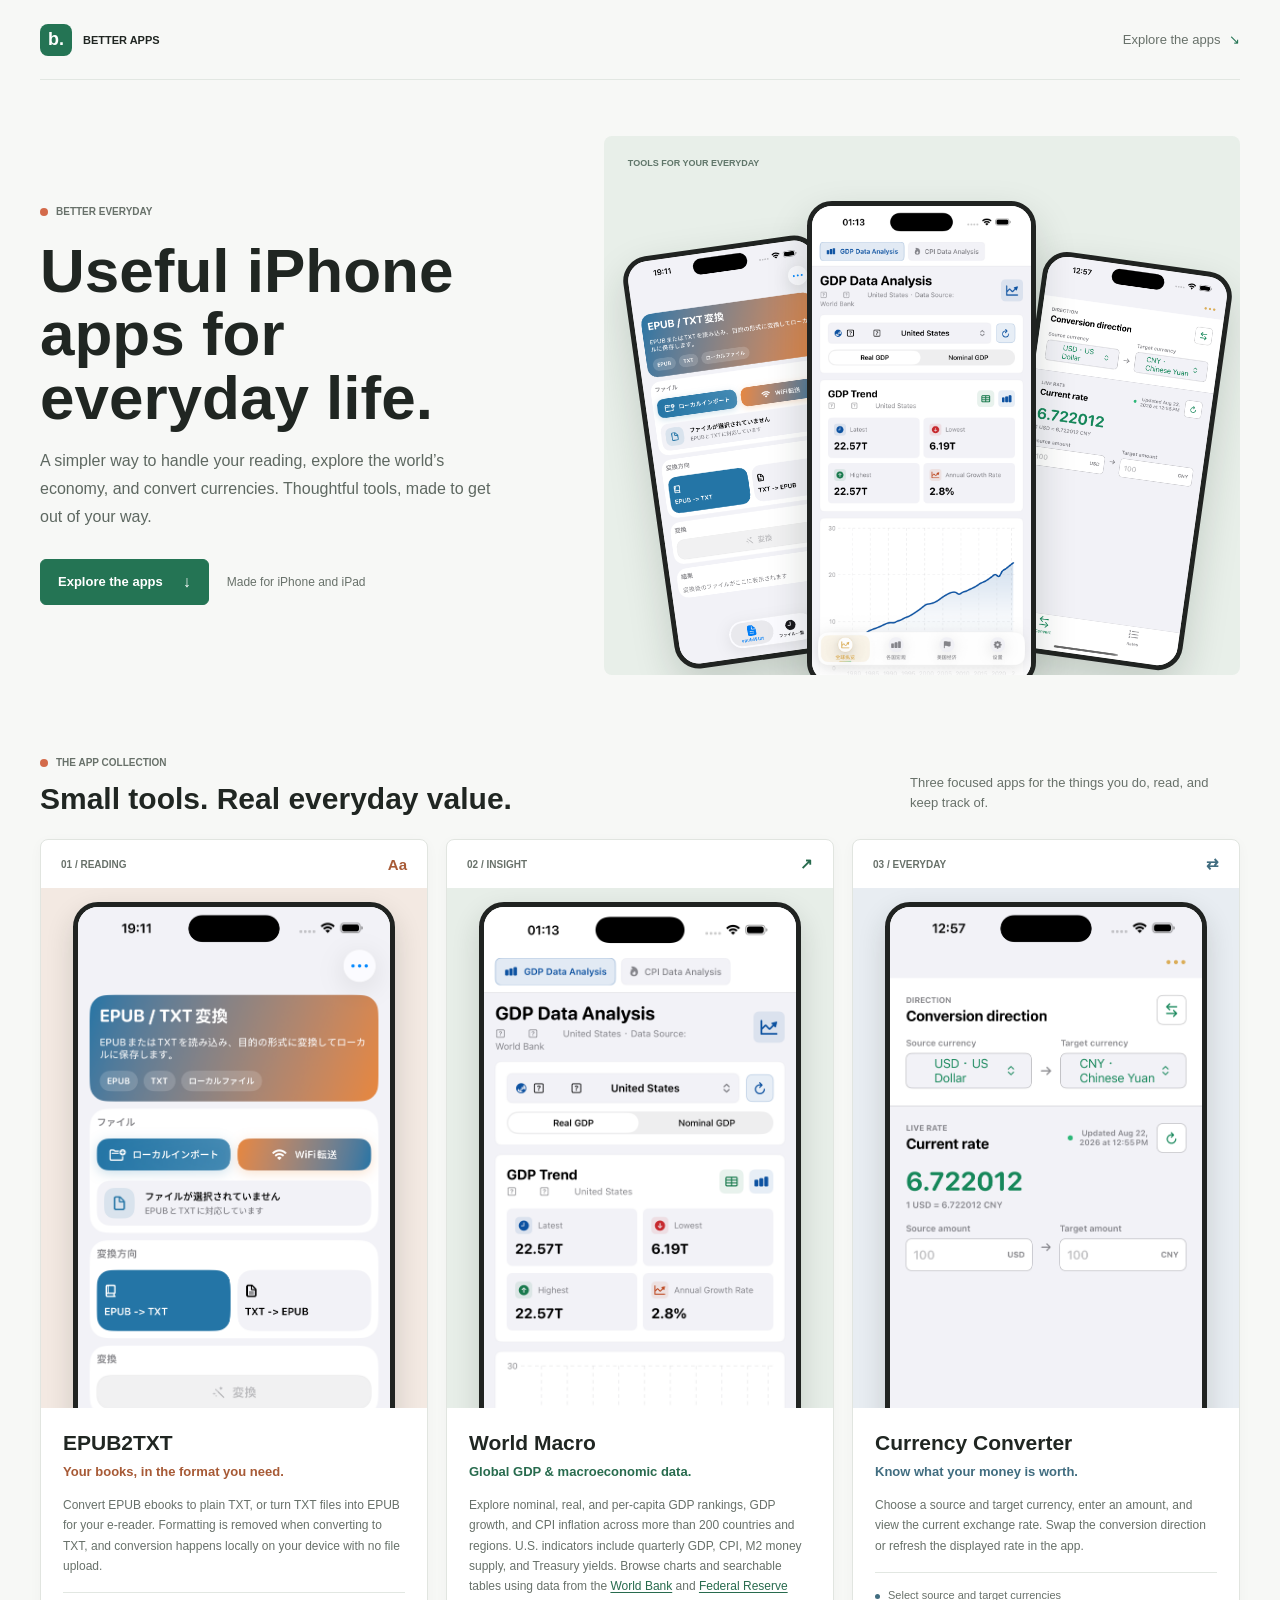
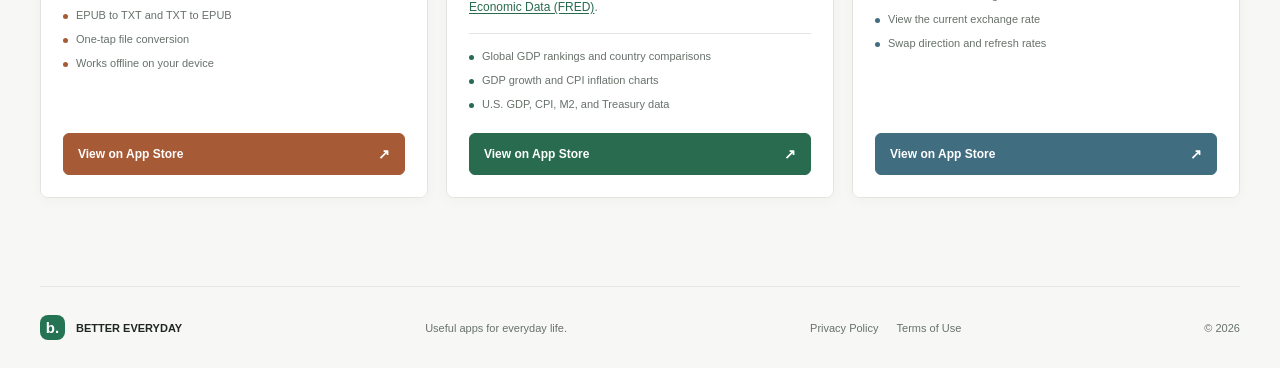
<file: index.html>
<!doctype html>
<html lang="en">
  <head>
    <meta charset="utf-8">
    <meta name="viewport" content="width=device-width, initial-scale=1">
    <meta name="theme-color" content="#f8f8f5">
    <meta
      name="description"
      content="Discover useful iPhone and iPad apps for EPUB to TXT conversion, global GDP and macroeconomic data, and currency exchange."
    >
    <meta property="og:type" content="website">
    <meta property="og:title" content="Useful iOS Apps for Everyday Life | Better Everyday">
    <meta
      property="og:description"
      content="Explore thoughtful apps for EPUB conversion, world macro data, and currency exchange."
    >
    <title>iOS Apps for Reading, GDP Data &amp; Currency | Better Everyday</title>
    <link rel="stylesheet" href="./styles.css">
    <script type="application/ld+json">
      {
        "@context": "https://schema.org",
        "@type": "ItemList",
        "name": "Apps by Better Everyday",
        "itemListElement": [
          {
            "@type": "ListItem",
            "position": 1,
            "item": {
              "@type": "MobileApplication",
              "name": "EPUB2TXT",
              "applicationCategory": "UtilitiesApplication",
              "operatingSystem": "iOS, iPadOS",
              "description": "Convert EPUB ebooks to plain TXT and TXT files to EPUB. Conversion happens locally on the device.",
              "installUrl": "https://apps.apple.com/us/app/epub转txt/id6768990174"
            }
          },
          {
            "@type": "ListItem",
            "position": 2,
            "item": {
              "@type": "MobileApplication",
              "name": "World Macro",
              "applicationCategory": "BusinessApplication",
              "operatingSystem": "iOS, iPadOS",
              "description": "Explore GDP rankings, country macroeconomic data, CPI inflation, and U.S. economic indicators with charts and tables.",
              "installUrl": "https://apps.apple.com/us/app/world-macro/id6758046291"
            }
          },
          {
            "@type": "ListItem",
            "position": 3,
            "item": {
              "@type": "MobileApplication",
              "name": "Currency Converter",
              "applicationCategory": "FinanceApplication",
              "operatingSystem": "iOS, iPadOS",
              "description": "Choose source and target currencies, convert an amount, view the current rate, and refresh it in the app.",
              "installUrl": "https://apps.apple.com/us/app/currency-converter-forex-tool/id6804119586"
            }
          }
        ]
      }
    </script>
  </head>
  <body>
    <header class="site-header">
      <a class="wordmark" href="#" aria-label="Better Everyday home">
        <span class="wordmark-mark" aria-hidden="true">b.</span>
        <span>BETTER APPS</span>
      </a>
      <a class="header-link" href="#apps">Explore the apps <span aria-hidden="true">↘</span></a>
    </header>

    <main>
      <section class="intro" aria-labelledby="intro-title">
        <div class="intro-copy-block">
          <p class="eyebrow"><span class="eyebrow-dot"></span> BETTER EVERYDAY</p>
          <h1 id="intro-title">Useful iPhone apps for everyday life.</h1>
          <p class="intro-copy">
            A simpler way to handle your reading, explore the world’s economy, and convert
            currencies. Thoughtful tools, made to get out of your way.
          </p>
          <div class="intro-actions">
            <a class="intro-button" href="#apps">Explore the apps <span aria-hidden="true">↓</span></a>
            <span class="intro-note">Made for iPhone and iPad</span>
          </div>
        </div>
        <div class="hero-gallery" aria-label="Screenshots of Better Everyday apps">
          <span class="gallery-caption">TOOLS FOR YOUR EVERYDAY</span>
          <div class="hero-device hero-device-left">
            <img src="./img/epub2txt.png" alt="EPUB2TXT converts ebook files on device">
          </div>
          <div class="hero-device hero-device-main">
            <img src="./img/gdp365.png" alt="World Macro GDP charts and country data" fetchpriority="high">
          </div>
          <div class="hero-device hero-device-right">
            <img src="./img/forex.png" alt="Currency Converter with exchange rates">
          </div>
        </div>
      </section>

      <section class="apps" id="apps" aria-label="Apps">
        <div class="apps-heading">
          <div>
            <p class="eyebrow"><span class="eyebrow-dot"></span> THE APP COLLECTION</p>
            <h2>Small tools. Real everyday value.</h2>
          </div>
          <p>Three focused apps for the things you do, read, and keep track of.</p>
        </div>
        <article class="app app-epub">
          <div class="app-topline">
            <span>01 / READING</span>
            <span class="app-symbol" aria-hidden="true">Aa</span>
          </div>
          <div class="app-visual">
            <img src="./img/epub2txt.png" alt="EPUB2TXT app interface showing file conversion options" loading="lazy">
          </div>
          <div class="app-info">
            <h2>EPUB2TXT</h2>
            <p class="app-tagline">Your books, in the format you need.</p>
            <p class="app-description">
              Convert EPUB ebooks to plain TXT, or turn TXT files into EPUB for your e-reader.
              Formatting is removed when converting to TXT, and conversion happens locally on your
              device with no file upload.
            </p>
            <ul class="app-features" aria-label="EPUB2TXT features">
              <li>EPUB to TXT and TXT to EPUB</li>
              <li>One-tap file conversion</li>
              <li>Works offline on your device</li>
            </ul>
            <a
              class="store-link"
              href="https://apps.apple.com/us/app/epub转txt/id6768990174"
              target="_blank"
              rel="noopener noreferrer"
              aria-label="View EPUB2TXT on the App Store"
            >View on App Store <span aria-hidden="true">↗</span></a>
          </div>
        </article>

        <article class="app app-gdp">
          <div class="app-topline">
            <span>02 / INSIGHT</span>
            <span class="app-symbol" aria-hidden="true">↗</span>
          </div>
          <div class="app-visual">
            <img src="./img/gdp365.png" alt="World Macro app interface with economic charts and indicators" loading="lazy">
          </div>
          <div class="app-info">
            <h2>World Macro</h2>
            <p class="app-tagline">Global GDP &amp; macroeconomic data.</p>
            <p class="app-description">
              Explore nominal, real, and per-capita GDP rankings, GDP growth, and CPI inflation
              across more than 200 countries and regions. U.S. indicators include quarterly GDP,
              CPI, M2 money supply, and Treasury yields. Browse charts and searchable tables using
              data from the
              <a href="https://data.worldbank.org/" target="_blank" rel="noopener noreferrer">World Bank</a>
              and
              <a href="https://fred.stlouisfed.org/" target="_blank" rel="noopener noreferrer">Federal Reserve Economic Data (FRED)</a>.
            </p>
            <ul class="app-features" aria-label="World Macro features">
              <li>Global GDP rankings and country comparisons</li>
              <li>GDP growth and CPI inflation charts</li>
              <li>U.S. GDP, CPI, M2, and Treasury data</li>
            </ul>
            <a
              class="store-link"
              href="https://apps.apple.com/us/app/world-macro/id6758046291"
              target="_blank"
              rel="noopener noreferrer"
              aria-label="View World Macro on the App Store"
            >View on App Store <span aria-hidden="true">↗</span></a>
          </div>
        </article>

        <article class="app app-currency">
          <div class="app-topline">
            <span>03 / EVERYDAY</span>
            <span class="app-symbol" aria-hidden="true">⇄</span>
          </div>
          <div class="app-visual">
            <img src="./img/forex.png" alt="Currency Converter app interface with live exchange rates" loading="lazy">
          </div>
          <div class="app-info">
            <h2>Currency Converter</h2>
            <p class="app-tagline">Know what your money is worth.</p>
            <p class="app-description">
              Choose a source and target currency, enter an amount, and view the current exchange
              rate. Swap the conversion direction or refresh the displayed rate in the app.
            </p>
            <ul class="app-features" aria-label="Currency Converter features">
              <li>Select source and target currencies</li>
              <li>View the current exchange rate</li>
              <li>Swap direction and refresh rates</li>
            </ul>
            <a
              class="store-link"
              href="https://apps.apple.com/us/app/currency-converter-forex-tool/id6804119586"
              target="_blank"
              rel="noopener noreferrer"
              aria-label="View Currency Converter on the App Store"
            >View on App Store <span aria-hidden="true">↗</span></a>
          </div>
        </article>
      </section>
    </main>

    <footer class="site-footer" id="about">
      <a class="wordmark footer-wordmark" href="#">
        <span class="wordmark-mark" aria-hidden="true">b.</span>
        <span>BETTER EVERYDAY</span>
      </a>
      <p>Useful apps for everyday life.</p>
      <nav class="footer-links" aria-label="Legal">
        <a href="./privacy.html">Privacy Policy</a>
        <a href="./terms.html">Terms of Use</a>
      </nav>
      <span class="footer-year">© 2026</span>
    </footer>
  </body>
</html>
</file>
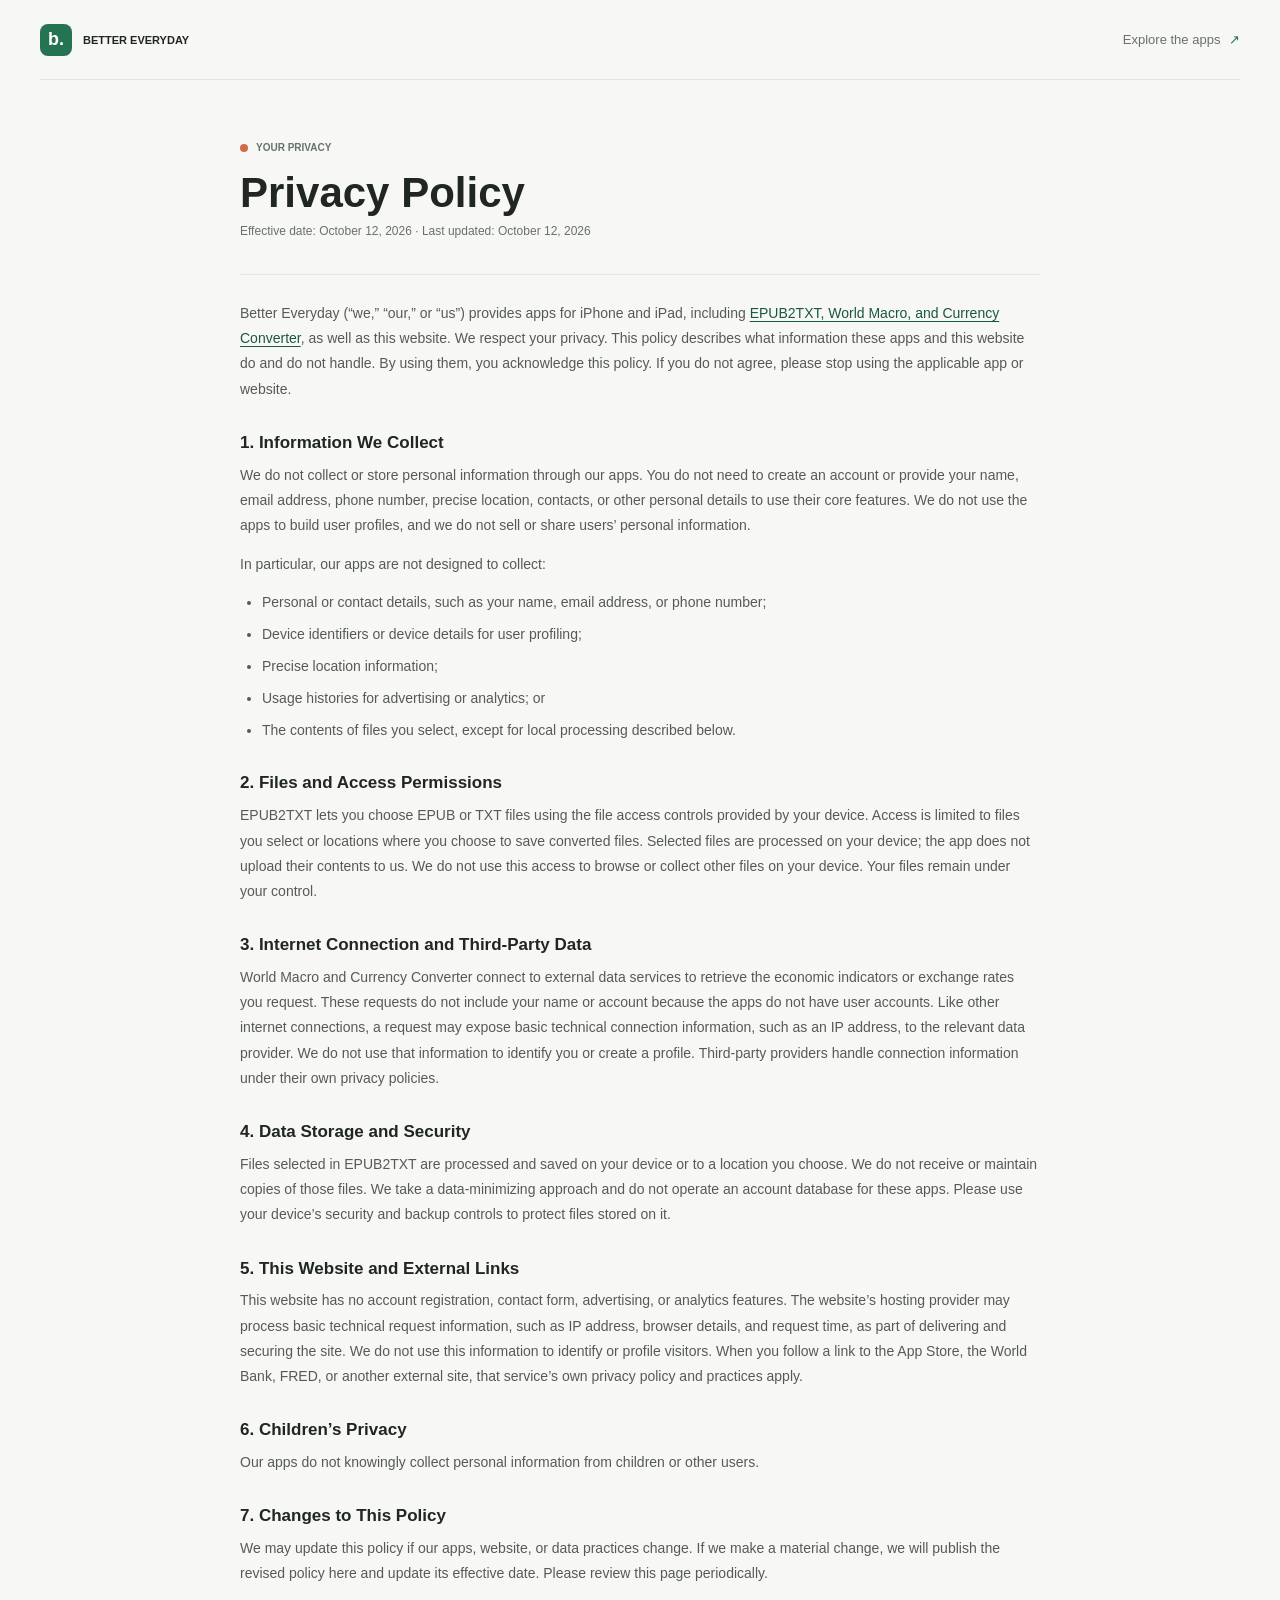
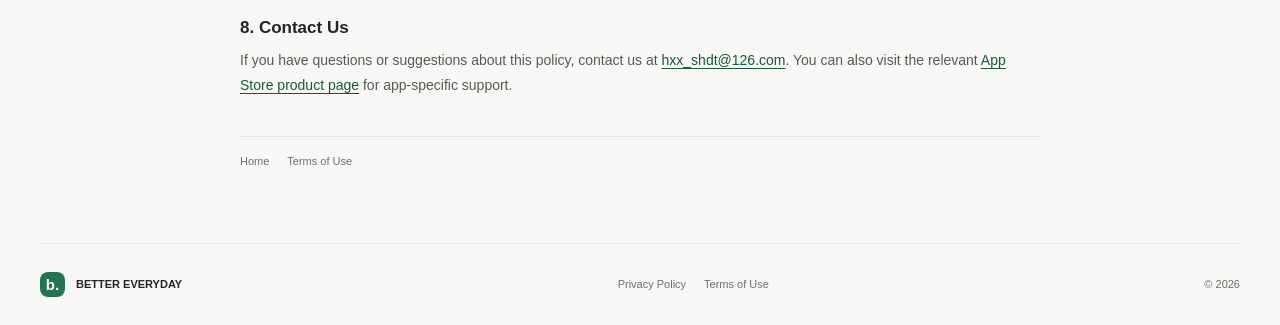
<file: privacy.html>
<!doctype html>
<html lang="en">
  <head>
    <meta charset="utf-8">
    <meta name="viewport" content="width=device-width, initial-scale=1">
    <meta name="theme-color" content="#f8f8f5">
    <meta
      name="description"
      content="Learn how Better Everyday apps and website handle information. Our apps do not collect personal information, and selected files are processed on your device."
    >
    <title>Privacy Policy | Better Everyday</title>
    <link rel="stylesheet" href="./styles.css">
  </head>
  <body>
    <header class="site-header">
      <a class="wordmark" href="./index.html" aria-label="Better Everyday home">
        <span class="wordmark-mark" aria-hidden="true">b.</span>
        <span>BETTER EVERYDAY</span>
      </a>
      <a class="header-link" href="./index.html#apps">Explore the apps <span aria-hidden="true">↗</span></a>
    </header>

    <main class="legal-main">
      <p class="eyebrow"><span class="eyebrow-dot"></span> YOUR PRIVACY</p>
      <h1 class="legal-title">Privacy Policy</h1>
      <p class="legal-updated">Effective date: October 12, 2026 · Last updated: October 12, 2026</p>

      <div class="legal-content">
        <p>
          Better Everyday (“we,” “our,” or “us”) provides apps for iPhone and iPad,
          including <a href="./index.html#apps">EPUB2TXT, World Macro, and Currency Converter</a>,
          as well as this website. We respect your privacy. This policy describes what information
          these apps and this website do and do not handle. By using them, you acknowledge this
          policy. If you do not agree, please stop using the applicable app or website.
        </p>

        <h2>1. Information We Collect</h2>
        <p>
          We do not collect or store personal information through our apps. You do not need to
          create an account or provide your name, email address, phone number, precise location,
          contacts, or other personal details to use their core features. We do not use the apps
          to build user profiles, and we do not sell or share users’ personal information.
        </p>
        <p>In particular, our apps are not designed to collect:</p>
        <ul>
          <li>Personal or contact details, such as your name, email address, or phone number;</li>
          <li>Device identifiers or device details for user profiling;</li>
          <li>Precise location information;</li>
          <li>Usage histories for advertising or analytics; or</li>
          <li>The contents of files you select, except for local processing described below.</li>
        </ul>

        <h2>2. Files and Access Permissions</h2>
        <p>
          EPUB2TXT lets you choose EPUB or TXT files using the file access controls provided by
          your device. Access is limited to files you select or locations where you choose to save
          converted files. Selected files are processed on your device; the app does not upload
          their contents to us. We do not use this access to browse or collect other files on your
          device. Your files remain under your control.
        </p>

        <h2>3. Internet Connection and Third-Party Data</h2>
        <p>
          World Macro and Currency Converter connect to external data services to retrieve the
          economic indicators or exchange rates you request. These requests do not include your
          name or account because the apps do not have user accounts. Like other internet
          connections, a request may expose basic technical connection information, such as an IP
          address, to the relevant data provider. We do not use that information to identify you or
          create a profile. Third-party providers handle connection information under their own
          privacy policies.
        </p>

        <h2>4. Data Storage and Security</h2>
        <p>
          Files selected in EPUB2TXT are processed and saved on your device or to a location you
          choose. We do not receive or maintain copies of those files. We take a data-minimizing
          approach and do not operate an account database for these apps. Please use your device’s
          security and backup controls to protect files stored on it.
        </p>

        <h2>5. This Website and External Links</h2>
        <p>
          This website has no account registration, contact form, advertising, or analytics
          features. The website’s hosting provider may process basic technical request information,
          such as IP address, browser details, and request time, as part of delivering and securing
          the site. We do not use this information to identify or profile visitors. When you follow
          a link to the App Store, the World Bank, FRED, or another external site, that service’s
          own privacy policy and practices apply.
        </p>

        <h2>6. Children’s Privacy</h2>
        <p>
          Our apps do not knowingly collect personal information from children or other users.
        </p>

        <h2>7. Changes to This Policy</h2>
        <p>
          We may update this policy if our apps, website, or data practices change. If we make a
          material change, we will publish the revised policy here and update its effective date.
          Please review this page periodically.
        </p>

        <h2>8. Contact Us</h2>
        <p>
          If you have questions or suggestions about this policy, contact us at
          <a href="mailto:hxx_shdt@126.com">hxx_shdt@126.com</a>. You can also visit the relevant
          <a href="./index.html#apps">App Store product page</a> for app-specific support.
        </p>
      </div>

      <nav class="legal-nav" aria-label="Related pages">
        <a href="./index.html">Home</a>
        <a href="./terms.html">Terms of Use</a>
      </nav>
    </main>

    <footer class="site-footer">
      <a class="wordmark footer-wordmark" href="./index.html">
        <span class="wordmark-mark" aria-hidden="true">b.</span>
        <span>BETTER EVERYDAY</span>
      </a>
      <nav class="footer-links" aria-label="Legal">
        <a href="./privacy.html" aria-current="page">Privacy Policy</a>
        <a href="./terms.html">Terms of Use</a>
      </nav>
      <span class="footer-year">© 2026</span>
    </footer>
  </body>
</html>
</file>
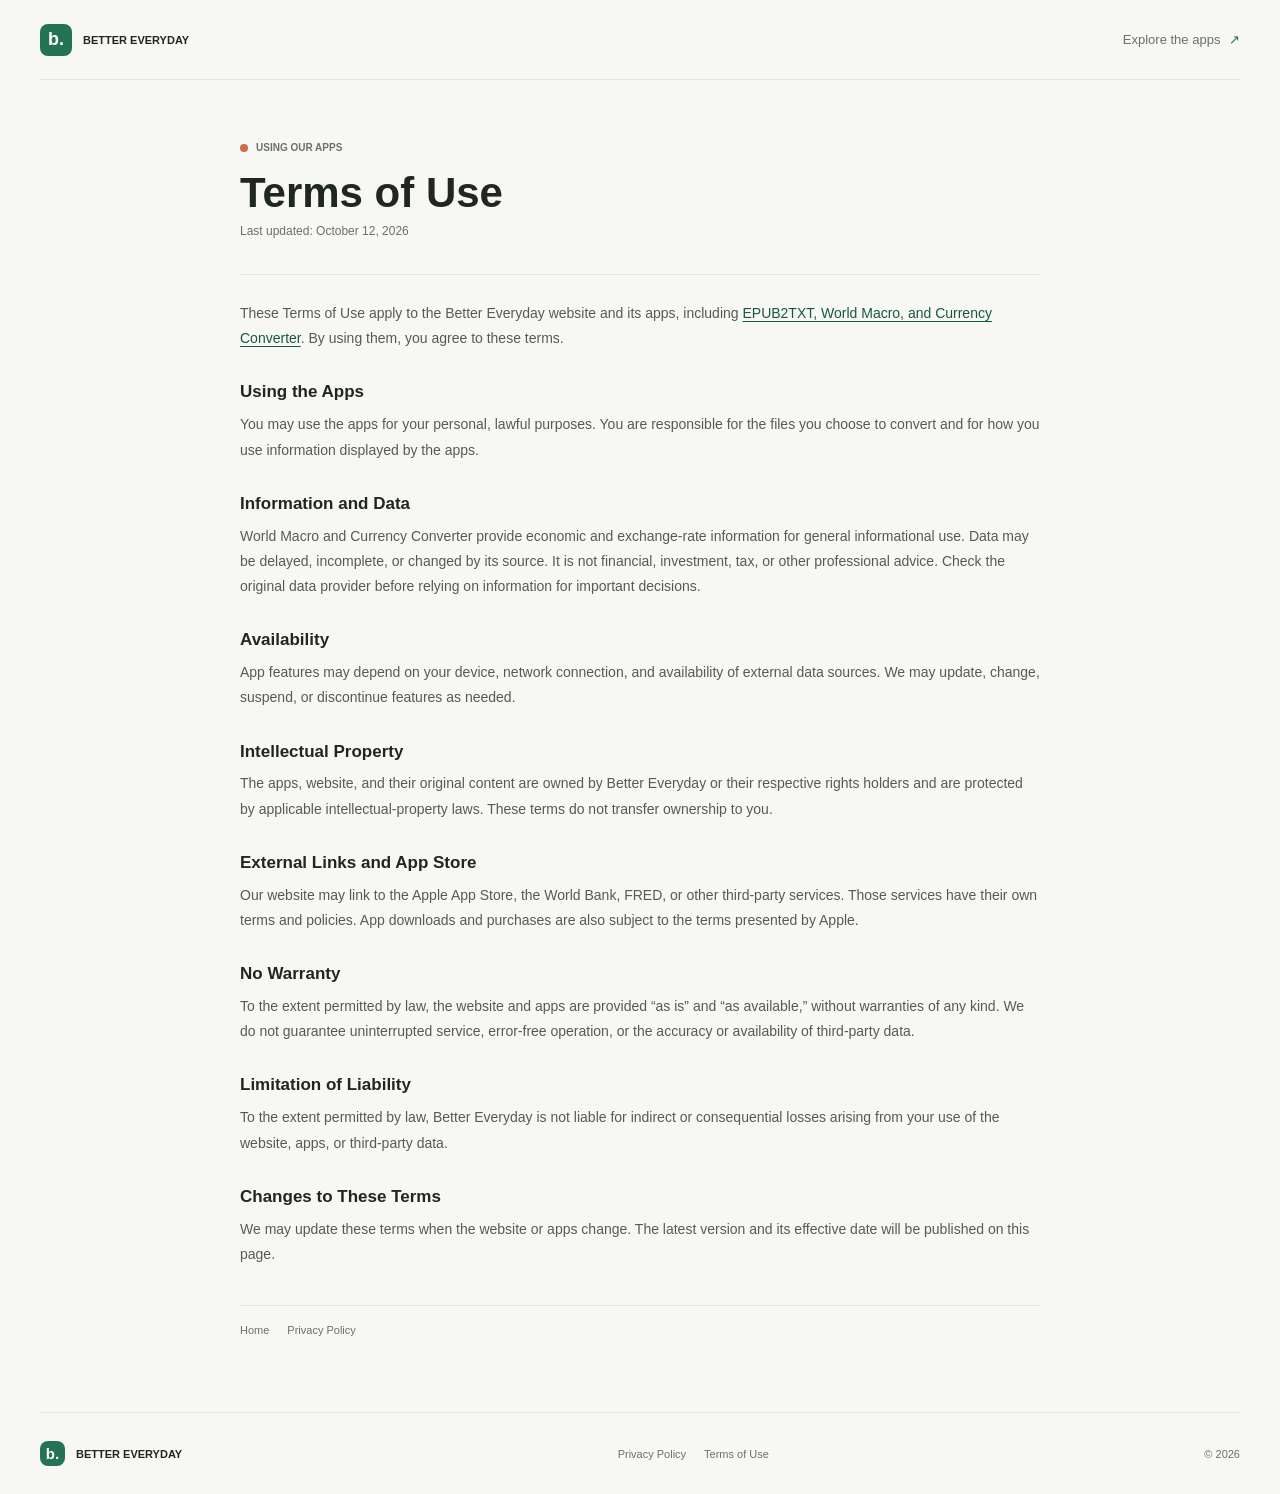
<file: terms.html>
<!doctype html>
<html lang="en">
  <head>
    <meta charset="utf-8">
    <meta name="viewport" content="width=device-width, initial-scale=1">
    <meta name="theme-color" content="#f8f8f5">
    <meta
      name="description"
      content="Terms of Use for the Better Everyday website and apps."
    >
    <title>Terms of Use | Better Everyday</title>
    <link rel="stylesheet" href="./styles.css">
  </head>
  <body>
    <header class="site-header">
      <a class="wordmark" href="./index.html" aria-label="Better Everyday home">
        <span class="wordmark-mark" aria-hidden="true">b.</span>
        <span>BETTER EVERYDAY</span>
      </a>
      <a class="header-link" href="./index.html#apps">Explore the apps <span aria-hidden="true">↗</span></a>
    </header>

    <main class="legal-main">
      <p class="eyebrow"><span class="eyebrow-dot"></span> USING OUR APPS</p>
      <h1 class="legal-title">Terms of Use</h1>
      <p class="legal-updated">Last updated: October 12, 2026</p>

      <div class="legal-content">
        <p>
          These Terms of Use apply to the Better Everyday website and its apps,
          including <a href="./index.html#apps">EPUB2TXT, World Macro, and Currency Converter</a>.
          By using them, you agree to these terms.
        </p>

        <h2>Using the Apps</h2>
        <p>
          You may use the apps for your personal, lawful purposes. You are responsible for the files
          you choose to convert and for how you use information displayed by the apps.
        </p>

        <h2>Information and Data</h2>
        <p>
          World Macro and Currency Converter provide economic and exchange-rate information for
          general informational use. Data may be delayed, incomplete, or changed by its source.
          It is not financial, investment, tax, or other professional advice. Check the original
          data provider before relying on information for important decisions.
        </p>

        <h2>Availability</h2>
        <p>
          App features may depend on your device, network connection, and availability of external
          data sources. We may update, change, suspend, or discontinue features as needed.
        </p>

        <h2>Intellectual Property</h2>
        <p>
          The apps, website, and their original content are owned by Better Everyday or their
          respective rights holders and are protected by applicable intellectual-property laws.
          These terms do not transfer ownership to you.
        </p>

        <h2>External Links and App Store</h2>
        <p>
          Our website may link to the Apple App Store, the World Bank, FRED, or other third-party
          services. Those services have their own terms and policies. App downloads and purchases
          are also subject to the terms presented by Apple.
        </p>

        <h2>No Warranty</h2>
        <p>
          To the extent permitted by law, the website and apps are provided “as is” and “as
          available,” without warranties of any kind. We do not guarantee uninterrupted service,
          error-free operation, or the accuracy or availability of third-party data.
        </p>

        <h2>Limitation of Liability</h2>
        <p>
          To the extent permitted by law, Better Everyday is not liable for indirect or consequential
          losses arising from your use of the website, apps, or third-party data.
        </p>

        <h2>Changes to These Terms</h2>
        <p>
          We may update these terms when the website or apps change. The latest version and its
          effective date will be published on this page.
        </p>
      </div>

      <nav class="legal-nav" aria-label="Related pages">
        <a href="./index.html">Home</a>
        <a href="./privacy.html">Privacy Policy</a>
      </nav>
    </main>

    <footer class="site-footer">
      <a class="wordmark footer-wordmark" href="./index.html">
        <span class="wordmark-mark" aria-hidden="true">b.</span>
        <span>BETTER EVERYDAY</span>
      </a>
      <nav class="footer-links" aria-label="Legal">
        <a href="./privacy.html">Privacy Policy</a>
        <a href="./terms.html" aria-current="page">Terms of Use</a>
      </nav>
      <span class="footer-year">© 2026</span>
    </footer>
  </body>
</html>
</file>
<file: styles.css>
:root {
  color-scheme: light;
  --ink: #202622;
  --muted: #68716a;
  --line: #e2e7e2;
  --paper: #f7f8f6;
  --white: #fff;
  --green: #247454;
  --green-dark: #18583d;
}

* {
  box-sizing: border-box;
}

html {
  scroll-behavior: smooth;
}

body {
  margin: 0;
  background: var(--paper);
  color: var(--ink);
  font-family: Inter, ui-sans-serif, -apple-system, BlinkMacSystemFont, "Segoe UI", sans-serif;
  -webkit-font-smoothing: antialiased;
}

a {
  color: inherit;
}

.site-header,
main,
.site-footer {
  width: min(1160px, calc(100% - 64px));
  margin-inline: auto;
}

.site-header {
  min-height: 76px;
  display: flex;
  align-items: center;
  justify-content: space-between;
  border-bottom: 1px solid var(--line);
}

.wordmark {
  display: inline-flex;
  align-items: center;
  gap: 10px;
  color: var(--ink);
  font-size: 11px;
  font-weight: 750;
  text-decoration: none;
}

.wordmark-mark {
  display: grid;
  width: 30px;
  aspect-ratio: 1;
  place-items: center;
  border-radius: 8px;
  background: var(--green);
  color: var(--white);
  font-size: 18px;
  font-weight: 700;
  letter-spacing: 0;
}

.header-link {
  color: var(--muted);
  font-size: 13px;
  text-decoration: none;
  transition: color 160ms ease;
}

.header-link:hover {
  color: var(--green-dark);
}

.header-link span {
  padding-left: 5px;
  color: var(--green);
}

.intro {
  display: flex;
  align-items: end;
  justify-content: space-between;
  gap: 32px;
  padding: 70px 0 46px;
}

.eyebrow,
.app-topline {
  margin: 0;
  color: var(--muted);
  font-size: 10px;
  font-weight: 750;
}

.eyebrow {
  display: flex;
  align-items: center;
  gap: 8px;
}

.eyebrow-dot {
  width: 7px;
  aspect-ratio: 1;
  border-radius: 50%;
  background: #d26849;
}

h1 {
  margin: 18px 0 12px;
  font-size: 52px;
  font-weight: 650;
  line-height: 1.04;
  letter-spacing: 0;
}

.intro-copy {
  max-width: 440px;
  margin: 0;
  color: var(--muted);
  font-size: 15px;
  line-height: 1.65;
}

.apps {
  display: grid;
  grid-template-columns: repeat(3, minmax(0, 1fr));
  gap: 16px;
  padding-bottom: 76px;
}

.app {
  display: flex;
  flex-direction: column;
  min-width: 0;
  overflow: hidden;
  border: 1px solid rgb(32 35 31 / 7%);
  border-radius: 8px;
}

.app-epub {
  --app-tint: #f3e8df;
  --app-accent: #a75a36;
  --app-accent-hover: #824329;
}

.app-gdp {
  --app-tint: #e7eee7;
  --app-accent: #376d57;
  --app-accent-hover: #285340;
}

.app-currency {
  --app-tint: #e8edf2;
  --app-accent: #456c83;
  --app-accent-hover: #34566a;
}

.app-topline {
  display: flex;
  min-height: 48px;
  align-items: center;
  justify-content: space-between;
  padding: 0 19px;
}

.app-symbol {
  color: var(--app-accent);
  font-size: 15px;
  font-weight: 700;
}

.app-visual {
  height: auto;
  overflow: hidden;
  background: var(--app-tint);
  line-height: 0;
}

.app-visual img {
  display: block;
  width: 100%;
  height: auto;
}

.app-info {
  display: flex;
  flex: 1;
  flex-direction: column;
  padding: 22px 20px 20px;
  background: var(--white);
}

.app-info h2 {
  margin: 0 0 6px;
  font-size: 20px;
  font-weight: 650;
  line-height: 1.25;
}

.app-tagline {
  margin: 0;
  color: var(--app-accent);
  font-size: 13px;
  font-weight: 650;
  line-height: 1.5;
}

.app-description {
  margin: 11px 0 14px;
  color: var(--muted);
  font-size: 12px;
  line-height: 1.6;
}

.app-description a {
  color: var(--app-accent);
  text-decoration-color: currentColor;
  text-underline-offset: 2px;
}

.app-features {
  display: grid;
  gap: 7px;
  margin: 0 0 20px;
  padding: 13px 0 0;
  border-top: 1px solid var(--line);
  color: var(--muted);
  font-size: 11px;
  line-height: 1.45;
  list-style: none;
}

.app-features li {
  position: relative;
  padding-left: 13px;
}

.app-features li::before {
  position: absolute;
  top: 0.55em;
  left: 0;
  width: 5px;
  aspect-ratio: 1;
  border-radius: 50%;
  background: var(--app-accent);
  content: "";
}

.store-link {
  display: inline-flex;
  min-height: 38px;
  align-items: center;
  gap: 12px;
  padding: 0 13px;
  border: 1px solid var(--app-accent);
  border-radius: 6px;
  background: var(--app-accent);
  color: var(--white);
  font-size: 11px;
  font-weight: 650;
  text-decoration: none;
  margin-top: auto;
  transition: background-color 160ms ease, border-color 160ms ease;
}

.store-link span {
  color: var(--white);
  font-size: 14px;
}

.store-link:hover {
  border-color: var(--app-accent-hover);
  background: var(--app-accent-hover);
}

.store-link:focus-visible {
  outline: 3px solid var(--ink);
  outline-offset: 3px;
}

.site-footer {
  display: flex;
  min-height: 76px;
  align-items: center;
  justify-content: space-between;
  gap: 20px;
  border-top: 1px solid var(--line);
}

.footer-links,
.legal-nav {
  display: flex;
  align-items: center;
  gap: 18px;
}

.footer-links a,
.legal-nav a {
  color: var(--muted);
  font-size: 11px;
  text-decoration-color: transparent;
  text-underline-offset: 3px;
  transition: color 160ms ease, text-decoration-color 160ms ease;
}

.footer-links a:hover,
.legal-nav a:hover {
  color: var(--green-dark);
  text-decoration-color: currentColor;
}

.legal-main {
  max-width: 800px;
  padding-top: 62px;
  padding-bottom: 76px;
}

.legal-title {
  margin-top: 16px;
  margin-bottom: 8px;
  font-size: 42px;
  line-height: 1.12;
}

.legal-updated {
  margin: 0;
  color: var(--muted);
  font-size: 12px;
}

.legal-content {
  margin-top: 36px;
  padding-top: 26px;
  border-top: 1px solid var(--line);
}

.legal-content h2 {
  margin: 30px 0 8px;
  font-size: 17px;
  font-weight: 650;
  line-height: 1.35;
}

.legal-content p {
  margin: 0 0 14px;
  color: #555b54;
  font-size: 14px;
  line-height: 1.8;
}

.legal-content ul {
  display: grid;
  gap: 8px;
  margin: 0 0 18px;
  padding-left: 22px;
  color: #555b54;
  font-size: 14px;
  line-height: 1.7;
}

.legal-content a {
  color: var(--green-dark);
  text-decoration-thickness: 1px;
  text-underline-offset: 3px;
}

.legal-nav {
  margin-top: 38px;
  padding-top: 18px;
  border-top: 1px solid var(--line);
}

.footer-wordmark {
  font-size: 10px;
}

.footer-wordmark .wordmark-mark {
  width: 25px;
  font-size: 15px;
}

.site-footer p,
.footer-year {
  margin: 0;
  color: var(--muted);
  font-size: 11px;
}

@media (max-width: 820px) {
  .site-header,
  main,
  .site-footer {
    width: min(100% - 40px, 600px);
  }

  .intro {
    padding: 54px 0 34px;
  }

  h1 {
    font-size: 44px;
  }

  .apps {
    grid-template-columns: repeat(2, minmax(0, 1fr));
    gap: 12px;
  }

  .app-info {
    min-height: 0;
  }

  .site-footer {
    flex-wrap: wrap;
    justify-content: flex-start;
    padding-block: 14px;
  }
}

@media (max-width: 560px) {
  .site-header,
  main,
  .site-footer {
    width: calc(100% - 32px);
  }

  .site-header {
    min-height: 64px;
  }

  .wordmark {
    gap: 8px;
    font-size: 10px;
  }

  .wordmark-mark {
    width: 27px;
  }

  .header-link {
    font-size: 12px;
  }

  .intro {
    align-items: start;
    padding: 45px 0 28px;
  }

  h1 {
    margin-top: 16px;
    font-size: 40px;
  }

  .intro-copy {
    max-width: 330px;
    font-size: 14px;
  }

  .intro-note {
    display: none;
  }

  .apps {
    grid-template-columns: 1fr;
    gap: 14px;
    padding-bottom: 48px;
  }

  .app-info {
    min-height: 0;
  }

  .site-footer {
    min-height: 72px;
  }

  .site-footer p {
    display: none;
  }

  .site-footer {
    flex-wrap: wrap;
    justify-content: space-between;
    gap: 12px;
    padding-block: 14px;
  }

  .footer-links {
    gap: 12px;
  }

  .footer-links a {
    font-size: 10px;
  }

  .legal-main {
    padding-top: 44px;
    padding-bottom: 56px;
  }

  .legal-title {
    font-size: 36px;
  }

  .legal-content {
    margin-top: 28px;
    padding-top: 20px;
  }

  .legal-content p {
    font-size: 13px;
  }

  .legal-content ul {
    font-size: 13px;
  }

  .legal-nav {
    gap: 16px;
  }
}

@media (prefers-reduced-motion: reduce) {
  html {
    scroll-behavior: auto;
  }

  *,
  *::before,
  *::after {
    transition-duration: 0.01ms !important;
  }
}

/* App showcase */
body {
  background: var(--paper);
}

.site-header,
main,
.site-footer {
  width: min(1200px, calc(100% - 80px));
}

.site-header {
  min-height: 80px;
}

.wordmark {
  gap: 11px;
  font-size: 11px;
  letter-spacing: 0;
}

.wordmark-mark {
  width: 32px;
  border-radius: 8px;
  background: #247454;
}

.header-link {
  font-size: 13px;
}

.intro {
  display: grid;
  grid-template-columns: minmax(0, 0.88fr) minmax(0, 1.12fr);
  align-items: center;
  gap: 64px;
  padding: 56px 0 82px;
}

.intro-copy-block {
  max-width: 520px;
}

.eyebrow,
.app-topline {
  font-size: 10px;
  letter-spacing: 0;
}

.eyebrow-dot {
  width: 8px;
  background: #d36a4a;
}

.intro h1 {
  max-width: 560px;
  margin: 22px 0 18px;
  font-size: 62px;
  font-weight: 650;
  line-height: 1.02;
  letter-spacing: 0;
}

.intro-copy {
  max-width: 465px;
  color: #5e6861;
  font-size: 16px;
  line-height: 1.75;
}

.intro-actions {
  display: flex;
  align-items: center;
  flex-wrap: wrap;
  gap: 18px;
  margin-top: 28px;
}

.intro-button {
  display: inline-flex;
  min-height: 46px;
  align-items: center;
  gap: 20px;
  padding: 0 17px;
  border: 1px solid #247454;
  border-radius: 6px;
  background: #247454;
  color: #fff;
  font-size: 13px;
  font-weight: 650;
  text-decoration: none;
  transition: background-color 160ms ease, transform 160ms ease;
}

.intro-button:hover {
  transform: translateY(-1px);
  background: #18583d;
}

.intro-button:focus-visible,
.store-link:focus-visible {
  outline: 3px solid #202622;
  outline-offset: 3px;
}

.intro-button span {
  font-size: 16px;
}

.intro-note {
  color: var(--muted);
  font-size: 12px;
}

.hero-gallery {
  position: relative;
  min-width: 0;
  aspect-ratio: 1.18;
  overflow: hidden;
  border-radius: 8px;
  background: #e8efe9;
}

.gallery-caption {
  position: absolute;
  z-index: 3;
  top: 22px;
  left: 24px;
  color: #60766a;
  font-size: 9px;
  font-weight: 750;
  letter-spacing: 0;
}

.hero-device {
  position: absolute;
  overflow: hidden;
  border: 5px solid #202321;
  border-radius: 25px;
  background: #fff;
  line-height: 0;
  box-shadow: 0 18px 40px rgb(24 40 30 / 18%);
}

.hero-device img {
  display: block;
  width: 100%;
  height: auto;
}

.hero-device-left {
  z-index: 1;
  top: 20%;
  left: 7%;
  width: 31%;
  transform: rotate(-8deg);
}

.hero-device-main {
  z-index: 2;
  top: 12%;
  left: 32%;
  width: 36%;
}

.hero-device-right {
  z-index: 1;
  top: 23%;
  right: 5%;
  width: 30%;
  transform: rotate(8deg);
}

.apps {
  grid-template-columns: repeat(3, minmax(0, 1fr));
  gap: 18px;
  padding-bottom: 88px;
}

.apps-heading {
  grid-column: 1 / -1;
  display: flex;
  align-items: end;
  justify-content: space-between;
  gap: 30px;
  padding: 0 0 4px;
}

.apps-heading h2 {
  margin: 13px 0 0;
  font-size: 30px;
  font-weight: 650;
  line-height: 1.2;
}

.apps-heading > p {
  max-width: 330px;
  margin: 0 0 3px;
  color: var(--muted);
  font-size: 13px;
  line-height: 1.6;
}

.app {
  border-color: #e1e5e0;
  border-radius: 8px;
  background: #fff;
  box-shadow: 0 3px 14px rgb(32 38 34 / 3%);
  transition: transform 180ms ease, box-shadow 180ms ease;
}

.app:hover {
  transform: translateY(-3px);
  box-shadow: 0 10px 26px rgb(32 38 34 / 8%);
}

.app-epub {
  --app-tint: #f3e9e2;
  --app-accent: #a75a36;
  --app-accent-hover: #824329;
}

.app-gdp {
  --app-tint: #e7eee8;
  --app-accent: #286b4e;
  --app-accent-hover: #1d5039;
}

.app-currency {
  --app-tint: #e8edf2;
  --app-accent: #416d80;
  --app-accent-hover: #34566a;
}

.app-topline {
  min-height: 48px;
  padding-inline: 20px;
}

.app-symbol {
  font-size: 15px;
}

.app-visual {
  display: grid;
  height: 520px;
  place-items: center;
  padding: 14px;
}

.app-visual img {
  width: auto;
  height: 100%;
  max-width: 90%;
  border: 5px solid #202321;
  border-radius: 25px;
  background: #fff;
  box-shadow: 0 12px 28px rgb(32 38 34 / 16%);
  object-fit: contain;
}

.app-info {
  padding: 22px 22px 22px;
}

.app-info h2 {
  font-size: 21px;
}

.app-tagline {
  font-size: 13px;
}

.app-description {
  margin: 13px 0 16px;
  font-size: 12px;
  line-height: 1.7;
}

.app-features {
  gap: 8px;
  margin-bottom: 20px;
  padding-top: 15px;
  font-size: 11px;
}

.store-link {
  min-height: 42px;
  justify-content: space-between;
  padding-inline: 14px;
  border-radius: 6px;
  font-size: 12px;
}

.site-footer {
  min-height: 82px;
}

.footer-links a,
.site-footer p,
.footer-year {
  font-size: 11px;
}

@media (max-width: 900px) {
  .site-header,
  main,
  .site-footer {
    width: min(100% - 48px, 700px);
  }

  .intro {
    grid-template-columns: 1fr;
    gap: 34px;
    padding: 54px 0 64px;
  }

  .intro-copy-block {
    max-width: 630px;
  }

  .intro h1 {
    max-width: 610px;
    font-size: 58px;
  }

  .hero-gallery {
    width: 100%;
    aspect-ratio: 1.45;
  }

  .hero-device-main {
    top: 8%;
    width: 30%;
    left: 35%;
  }

  .hero-device-left {
    top: 16%;
    left: 17%;
    width: 27%;
  }

  .hero-device-right {
    top: 18%;
    right: 15%;
    width: 27%;
  }

  .apps {
    grid-template-columns: repeat(2, minmax(0, 1fr));
    gap: 14px;
    padding-bottom: 68px;
  }

  .apps-heading {
    grid-column: 1 / -1;
  }

  .app-visual {
    height: 480px;
  }

  .site-footer {
    flex-wrap: wrap;
    justify-content: flex-start;
    padding-block: 16px;
  }
}

@media (max-width: 560px) {
  .site-header,
  main,
  .site-footer {
    width: calc(100% - 32px);
  }

  .site-header {
    min-height: 66px;
  }

  .wordmark {
    gap: 8px;
    font-size: 10px;
  }

  .wordmark-mark {
    width: 28px;
  }

  .header-link {
    font-size: 12px;
  }

  .intro {
    gap: 28px;
    padding: 44px 0 52px;
  }

  .intro h1 {
    margin: 18px 0 14px;
    font-size: 43px;
    line-height: 1.06;
  }

  .intro-copy {
    font-size: 14px;
    line-height: 1.7;
  }

  .intro-actions {
    gap: 14px;
    margin-top: 22px;
  }

  .intro-button {
    min-height: 44px;
  }

  .intro-note {
    font-size: 11px;
  }

  .hero-gallery {
    aspect-ratio: 1.1;
  }

  .gallery-caption {
    top: 15px;
    left: 16px;
    font-size: 8px;
  }

  .hero-device {
    border-width: 4px;
    border-radius: 19px;
  }

  .hero-device-main {
    top: 13%;
    left: 34%;
    width: 35%;
  }

  .hero-device-left {
    top: 23%;
    left: 7%;
    width: 31%;
  }

  .hero-device-right {
    top: 25%;
    right: 5%;
    width: 30%;
  }

  .apps {
    grid-template-columns: 1fr;
    gap: 14px;
    padding-bottom: 52px;
  }

  .apps-heading {
    align-items: start;
    flex-direction: column;
    gap: 10px;
    padding-bottom: 4px;
  }

  .apps-heading h2 {
    max-width: 330px;
    font-size: 27px;
  }

  .apps-heading > p {
    max-width: 340px;
    font-size: 12px;
  }

  .app-visual {
    height: 500px;
  }

  .app-info {
    padding: 21px 19px 20px;
  }

  .site-footer {
    min-height: 72px;
    justify-content: space-between;
    gap: 12px;
    padding-block: 14px;
  }

  .site-footer p {
    display: none;
  }

  .footer-links {
    gap: 12px;
  }

  .footer-links a {
    font-size: 10px;
  }

  .footer-year {
    font-size: 10px;
  }
}
</file>
